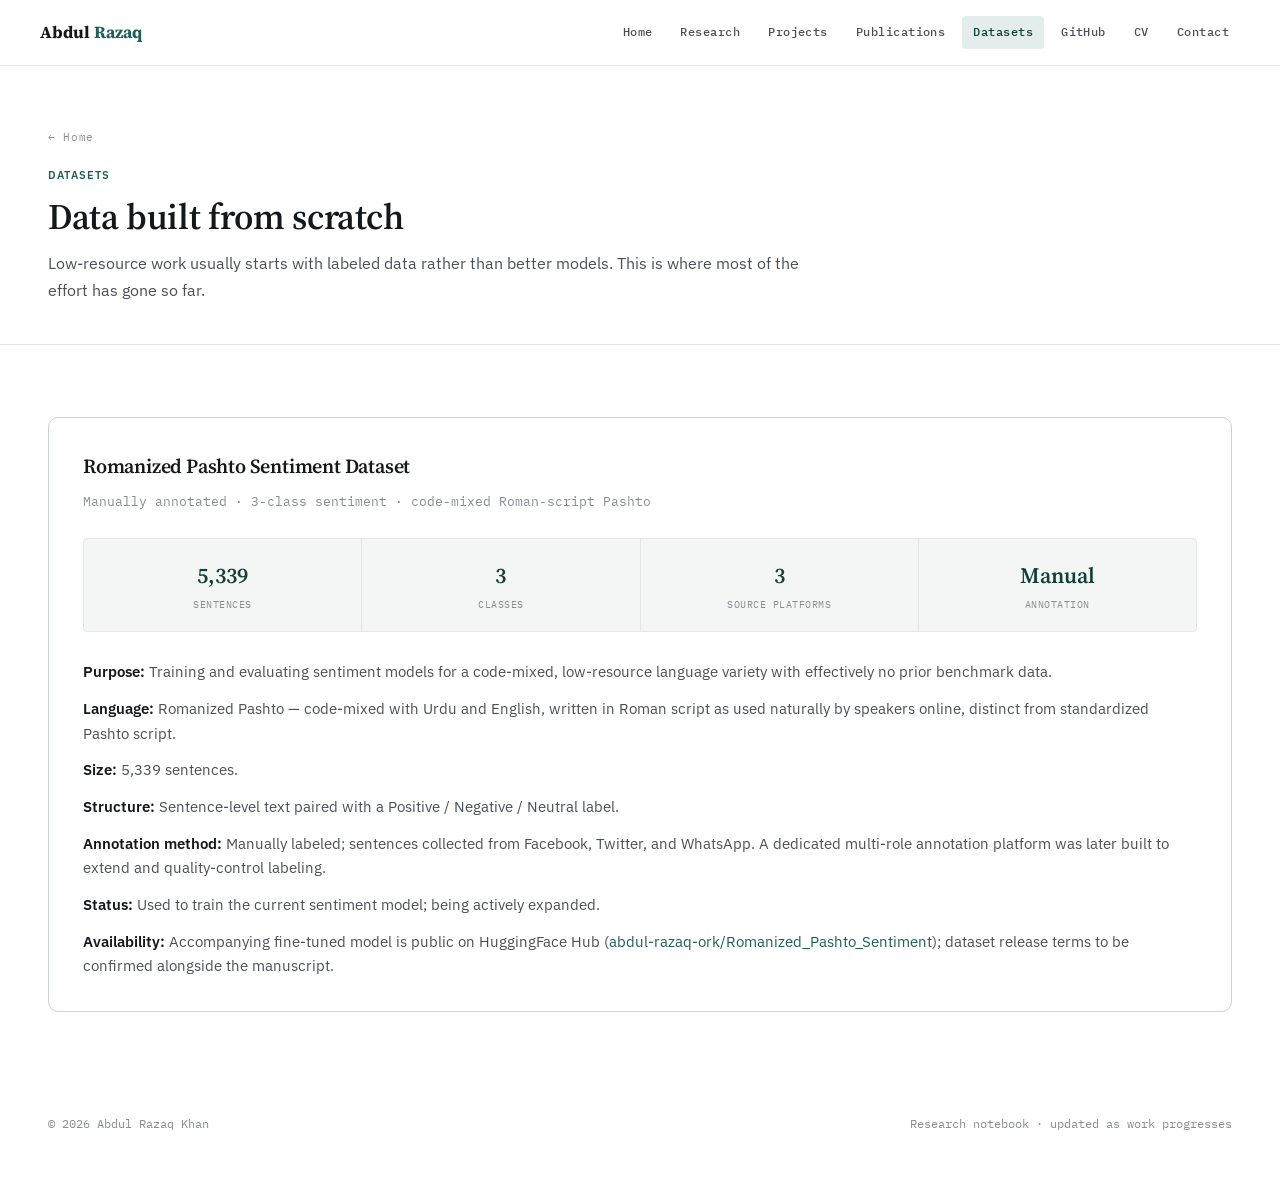
<file: datasets.html>
<!DOCTYPE html>
<html lang="en">
<head>
<meta charset="UTF-8">
<meta name="viewport" content="width=device-width, initial-scale=1.0">
<title>Datasets | Abdul Razaq</title>
<meta name="description" content="The Romanized Pashto sentiment dataset: 5,339 manually annotated, code-mixed sentences.">
<link rel="preconnect" href="https://fonts.googleapis.com">
<link rel="preconnect" href="https://fonts.gstatic.com" crossorigin>
<link href="https://fonts.googleapis.com/css2?family=Source+Serif+4:opsz,wght@8..60,500;8..60,600;8..60,700&family=IBM+Plex+Sans:wght@400;500;600;700&family=IBM+Plex+Mono:wght@400;500;600&display=swap" rel="stylesheet">
<link rel="stylesheet" href="style.css">
</head>
<body>
<a href="#main" class="skip-link">Skip to content</a>
<header class="top-header">
  <div class="top-header-inner">
    <a href="index.html" class="mark">Abdul <span>Razaq</span></a>
    <div class="menu-toggle">
      <button id="menuBtn" aria-expanded="false" aria-controls="mobileMenu">Menu</button>
    </div>
    <nav aria-label="Section navigation">
      <a href="index.html#home" class="navlink">Home</a>
      <a href="research.html" class="navlink">Research</a>
      <a href="projects.html" class="navlink">Projects</a>
      <a href="publications.html" class="navlink">Publications</a>
      <a href="datasets.html" class="navlink active">Datasets</a>
      <a href="github.html" class="navlink">GitHub</a>
      <a href="index.html#cv" class="navlink">CV</a>
      <a href="index.html#contact" class="navlink">Contact</a>
    </nav>
  </div>
</header>

<div class="mobilemenu" id="mobileMenu">
  <a href="index.html#home">Home</a>
  <a href="research.html">Research</a>
  <a href="projects.html">Projects</a>
  <a href="publications.html">Publications</a>
  <a href="datasets.html">Datasets</a>
  <a href="github.html">GitHub</a>
  <a href="index.html#cv">CV</a>
  <a href="index.html#contact">Contact</a>
</div>

<main id="main">

<section class="subhero">
  <div class="wrap">
    <a href="index.html" class="back-link">&larr; Home</a>
    <span class="eyebrow">Datasets</span>
    <h1>Data built from scratch</h1>
    <p>Low-resource work usually starts with labeled data rather than better models. This is where most of the effort has gone so far.</p>
  </div>
</section>

<section id="datasets">
  <div class="wrap">
    <div class="dataset-card reveal">
      <h3>Romanized Pashto Sentiment Dataset</h3>
      <div class="sub">Manually annotated &middot; 3-class sentiment &middot; code-mixed Roman-script Pashto</div>
      <div class="dstat-grid">
        <div class="dstat"><div class="n">5,339</div><div class="l">Sentences</div></div>
        <div class="dstat"><div class="n">3</div><div class="l">Classes</div></div>
        <div class="dstat"><div class="n">3</div><div class="l">Source platforms</div></div>
        <div class="dstat"><div class="n">Manual</div><div class="l">Annotation</div></div>
      </div>
      <p><strong>Purpose:</strong> Training and evaluating sentiment models for a code-mixed, low-resource language variety with effectively no prior benchmark data.</p>
      <p><strong>Language:</strong> Romanized Pashto &mdash; code-mixed with Urdu and English, written in Roman script as used naturally by speakers online, distinct from standardized Pashto script.</p>
      <p><strong>Size:</strong> 5,339 sentences.</p>
      <p><strong>Structure:</strong> Sentence-level text paired with a Positive / Negative / Neutral label.</p>
      <p><strong>Annotation method:</strong> Manually labeled; sentences collected from Facebook, Twitter, and WhatsApp. A dedicated multi-role annotation platform was later built to extend and quality-control labeling.</p>
      <p><strong>Status:</strong> Used to train the current sentiment model; being actively expanded.</p>
      <p><strong>Availability:</strong> Accompanying fine-tuned model is public on HuggingFace Hub (<a href="https://huggingface.co/abdul-razaq-ork/Romanized_Pashto_Sentiment" target="_blank" rel="noopener">abdul-razaq-ork/Romanized_Pashto_Sentiment</a>); dataset release terms to be confirmed alongside the manuscript.</p>
    </div>
  </div>
</section>
</main>

<footer>
  <div class="wrap">
    <p>&copy; 2026 Abdul Razaq Khan</p>
    <p>Research notebook &middot; updated as work progresses</p>
  </div>
</footer>

<script src="script.js"></script>
</body>
</html>
</file>
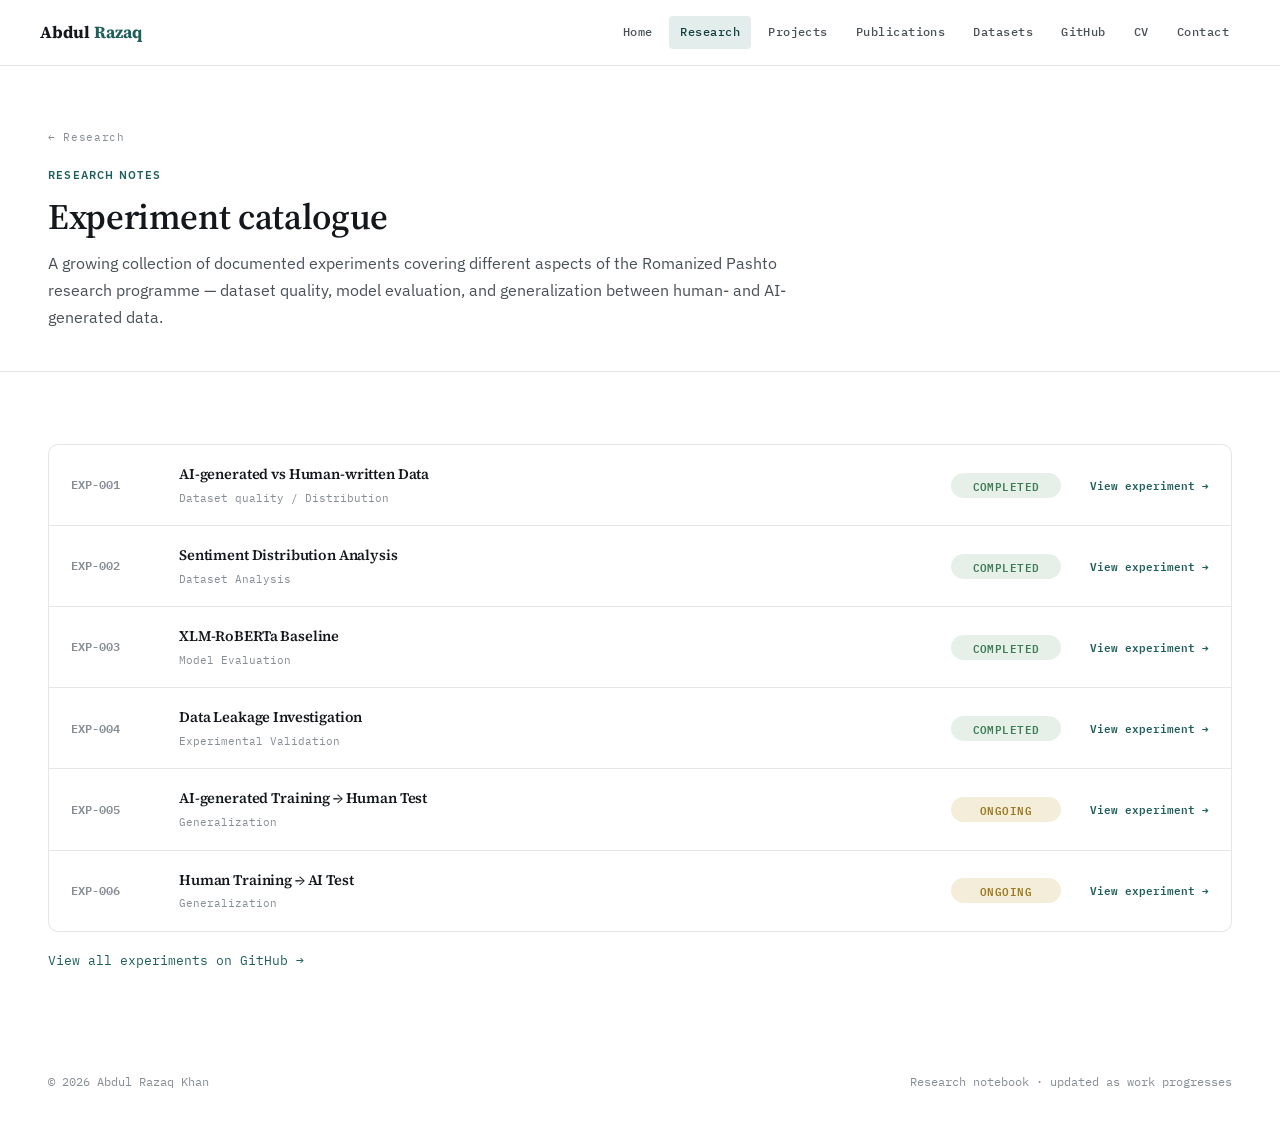
<file: experiments.html>
<!DOCTYPE html>
<html lang="en">
<head>
<meta charset="UTF-8">
<meta name="viewport" content="width=device-width, initial-scale=1.0">
<title>Experiment Catalogue | Abdul Razaq</title>
<meta name="description" content="Documented experiments on Romanized Pashto dataset quality, model evaluation, and AI-vs-human generalization.">
<link rel="preconnect" href="https://fonts.googleapis.com">
<link rel="preconnect" href="https://fonts.gstatic.com" crossorigin>
<link href="https://fonts.googleapis.com/css2?family=Source+Serif+4:opsz,wght@8..60,500;8..60,600;8..60,700&family=IBM+Plex+Sans:wght@400;500;600;700&family=IBM+Plex+Mono:wght@400;500;600&display=swap" rel="stylesheet">
<link rel="stylesheet" href="style.css">
</head>
<body>
<a href="#main" class="skip-link">Skip to content</a>
<header class="top-header">
  <div class="top-header-inner">
    <a href="index.html" class="mark">Abdul <span>Razaq</span></a>
    <div class="menu-toggle">
      <button id="menuBtn" aria-expanded="false" aria-controls="mobileMenu">Menu</button>
    </div>
    <nav aria-label="Section navigation">
      <a href="index.html#home" class="navlink">Home</a>
      <a href="research.html" class="navlink active">Research</a>
      <a href="projects.html" class="navlink">Projects</a>
      <a href="publications.html" class="navlink">Publications</a>
      <a href="datasets.html" class="navlink">Datasets</a>
      <a href="github.html" class="navlink">GitHub</a>
      <a href="index.html#cv" class="navlink">CV</a>
      <a href="index.html#contact" class="navlink">Contact</a>
    </nav>
  </div>
</header>

<div class="mobilemenu" id="mobileMenu">
  <a href="index.html#home">Home</a>
  <a href="research.html">Research</a>
  <a href="projects.html">Projects</a>
  <a href="publications.html">Publications</a>
  <a href="datasets.html">Datasets</a>
  <a href="github.html">GitHub</a>
  <a href="index.html#cv">CV</a>
  <a href="index.html#contact">Contact</a>
</div>

<main id="main">

<section class="subhero">
  <div class="wrap">
    <a href="research.html" class="back-link">&larr; Research</a>
    <span class="eyebrow">Research Notes</span>
    <h1>Experiment catalogue</h1>
    <p>A growing collection of documented experiments covering different aspects of the Romanized Pashto research programme &mdash; dataset quality, model evaluation, and generalization between human- and AI-generated data.</p>
  </div>
</section>

<section id="notes">
  <div class="wrap">
    <div class="exp-list reveal">
      <div class="exp-item">
        <div class="code">EXP-001</div>
        <div>
          <h3 class="title">AI-generated vs Human-written Data</h3>
          <p class="subtitle">Dataset quality / Distribution</p>
        </div>
        <div class="status-pill completed">Completed</div>
        <a class="exp-link" href="https://github.com/razaqnlp/Romanized_pashto_research" target="_blank" rel="noopener">View experiment &rarr;</a>
      </div>

      <div class="exp-item">
        <div class="code">EXP-002</div>
        <div>
          <h3 class="title">Sentiment Distribution Analysis</h3>
          <p class="subtitle">Dataset Analysis</p>
        </div>
        <div class="status-pill completed">Completed</div>
        <a class="exp-link" href="https://github.com/razaqnlp/Romanized_pashto_research" target="_blank" rel="noopener">View experiment &rarr;</a>
      </div>

      <div class="exp-item">
        <div class="code">EXP-003</div>
        <div>
          <h3 class="title">XLM-RoBERTa Baseline</h3>
          <p class="subtitle">Model Evaluation</p>
        </div>
        <div class="status-pill completed">Completed</div>
        <a class="exp-link" href="https://github.com/razaqnlp/Romanized_pashto_research" target="_blank" rel="noopener">View experiment &rarr;</a>
      </div>

      <div class="exp-item">
        <div class="code">EXP-004</div>
        <div>
          <h3 class="title">Data Leakage Investigation</h3>
          <p class="subtitle">Experimental Validation</p>
        </div>
        <div class="status-pill completed">Completed</div>
        <a class="exp-link" href="https://github.com/razaqnlp/Romanized_pashto_research" target="_blank" rel="noopener">View experiment &rarr;</a>
      </div>

      <div class="exp-item">
        <div class="code">EXP-005</div>
        <div>
          <h3 class="title">AI-generated Training &rarr; Human Test</h3>
          <p class="subtitle">Generalization</p>
        </div>
        <div class="status-pill ongoing">Ongoing</div>
        <a class="exp-link" href="https://github.com/razaqnlp/Romanized_pashto_research" target="_blank" rel="noopener">View experiment &rarr;</a>
      </div>

      <div class="exp-item">
        <div class="code">EXP-006</div>
        <div>
          <h3 class="title">Human Training &rarr; AI Test</h3>
          <p class="subtitle">Generalization</p>
        </div>
        <div class="status-pill ongoing">Ongoing</div>
        <a class="exp-link" href="https://github.com/razaqnlp/Romanized_pashto_research" target="_blank" rel="noopener">View experiment &rarr;</a>
      </div>
    </div>

    <p class="notebook-note" style="margin-top:18px;"><a href="https://github.com/razaqnlp/Romanized_pashto_research" target="_blank" rel="noopener">View all experiments on GitHub &rarr;</a></p>
  </div>
</section>
</main>

<footer>
  <div class="wrap">
    <p>&copy; 2026 Abdul Razaq Khan</p>
    <p>Research notebook &middot; updated as work progresses</p>
  </div>
</footer>

<script src="script.js"></script>
</body>
</html>
</file>
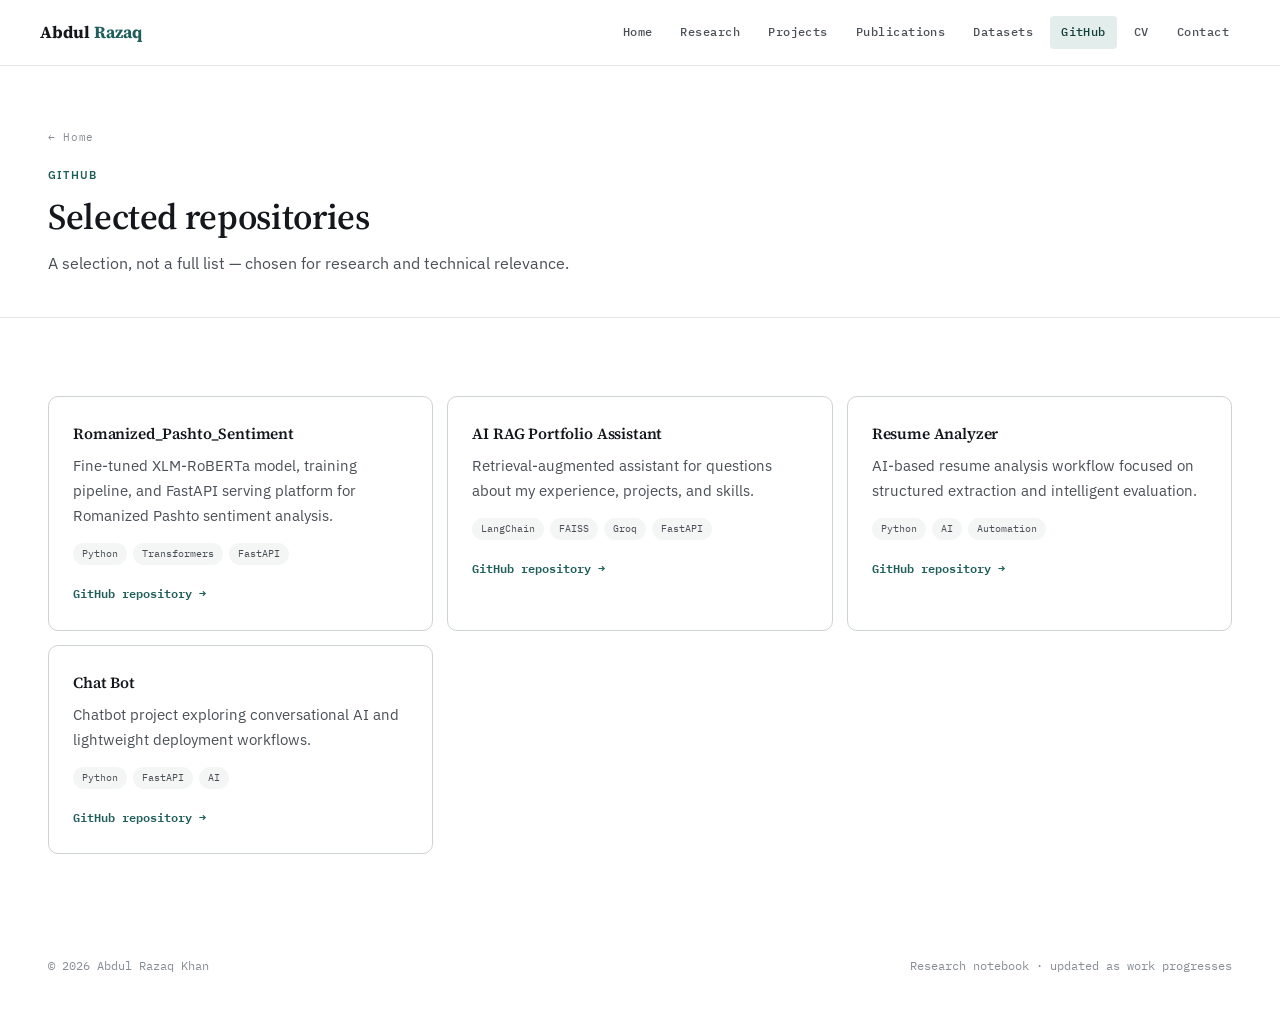
<file: github.html>
<!DOCTYPE html>
<html lang="en">
<head>
<meta charset="UTF-8">
<meta name="viewport" content="width=device-width, initial-scale=1.0">
<title>GitHub | Abdul Razaq</title>
<meta name="description" content="Selected GitHub repositories for Romanized Pashto NLP research and applied AI projects.">
<link rel="preconnect" href="https://fonts.googleapis.com">
<link rel="preconnect" href="https://fonts.gstatic.com" crossorigin>
<link href="https://fonts.googleapis.com/css2?family=Source+Serif+4:opsz,wght@8..60,500;8..60,600;8..60,700&family=IBM+Plex+Sans:wght@400;500;600;700&family=IBM+Plex+Mono:wght@400;500;600&display=swap" rel="stylesheet">
<link rel="stylesheet" href="style.css">
</head>
<body>
<a href="#main" class="skip-link">Skip to content</a>
<header class="top-header">
  <div class="top-header-inner">
    <a href="index.html" class="mark">Abdul <span>Razaq</span></a>
    <div class="menu-toggle">
      <button id="menuBtn" aria-expanded="false" aria-controls="mobileMenu">Menu</button>
    </div>
    <nav aria-label="Section navigation">
      <a href="index.html#home" class="navlink">Home</a>
      <a href="research.html" class="navlink">Research</a>
      <a href="projects.html" class="navlink">Projects</a>
      <a href="publications.html" class="navlink">Publications</a>
      <a href="datasets.html" class="navlink">Datasets</a>
      <a href="github.html" class="navlink active">GitHub</a>
      <a href="index.html#cv" class="navlink">CV</a>
      <a href="index.html#contact" class="navlink">Contact</a>
    </nav>
  </div>
</header>

<div class="mobilemenu" id="mobileMenu">
  <a href="index.html#home">Home</a>
  <a href="research.html">Research</a>
  <a href="projects.html">Projects</a>
  <a href="publications.html">Publications</a>
  <a href="datasets.html">Datasets</a>
  <a href="github.html">GitHub</a>
  <a href="index.html#cv">CV</a>
  <a href="index.html#contact">Contact</a>
</div>

<main id="main">

<section class="subhero">
  <div class="wrap">
    <a href="index.html" class="back-link">&larr; Home</a>
    <span class="eyebrow">GitHub</span>
    <h1>Selected repositories</h1>
    <p>A selection, not a full list &mdash; chosen for research and technical relevance.</p>
  </div>
</section>

<section id="github">
  <div class="wrap">
    <div class="repo-grid reveal">
      <div class="repo">
        <div class="repo-top"><h3>Romanized_Pashto_Sentiment</h3></div>
        <p>Fine-tuned XLM-RoBERTa model, training pipeline, and FastAPI serving platform for Romanized Pashto sentiment analysis.</p>
        <div class="repo-tech"><span>Python</span><span>Transformers</span><span>FastAPI</span></div>
        <a class="gh" href="https://github.com/razaqnlp/Romanized_pashto_research" target="_blank" rel="noopener">GitHub repository &rarr;</a>
      </div>
      <div class="repo">
        <div class="repo-top"><h3>AI RAG Portfolio Assistant</h3></div>
        <p>Retrieval-augmented assistant for questions about my experience, projects, and skills.</p>
        <div class="repo-tech"><span>LangChain</span><span>FAISS</span><span>Groq</span><span>FastAPI</span></div>
        <a class="gh" href="https://github.com/razaqnlp/RAG-AI-Assistent" target="_blank" rel="noopener">GitHub repository &rarr;</a>
      </div>
      <div class="repo">
        <div class="repo-top"><h3>Resume Analyzer</h3></div>
        <p>AI-based resume analysis workflow focused on structured extraction and intelligent evaluation.</p>
        <div class="repo-tech"><span>Python</span><span>AI</span><span>Automation</span></div>
        <a class="gh" href="https://github.com/razaqnlp/resume_anaylzer-" target="_blank" rel="noopener">GitHub repository &rarr;</a>
      </div>
      <div class="repo">
        <div class="repo-top"><h3>Chat Bot</h3></div>
        <p>Chatbot project exploring conversational AI and lightweight deployment workflows.</p>
        <div class="repo-tech"><span>Python</span><span>FastAPI</span><span>AI</span></div>
        <a class="gh" href="https://github.com/razaqnlp/chat_bot" target="_blank" rel="noopener">GitHub repository &rarr;</a>
      </div>
    </div>
  </div>
</section>
</main>

<footer>
  <div class="wrap">
    <p>&copy; 2026 Abdul Razaq Khan</p>
    <p>Research notebook &middot; updated as work progresses</p>
  </div>
</footer>

<script src="script.js"></script>
</body>
</html>
</file>
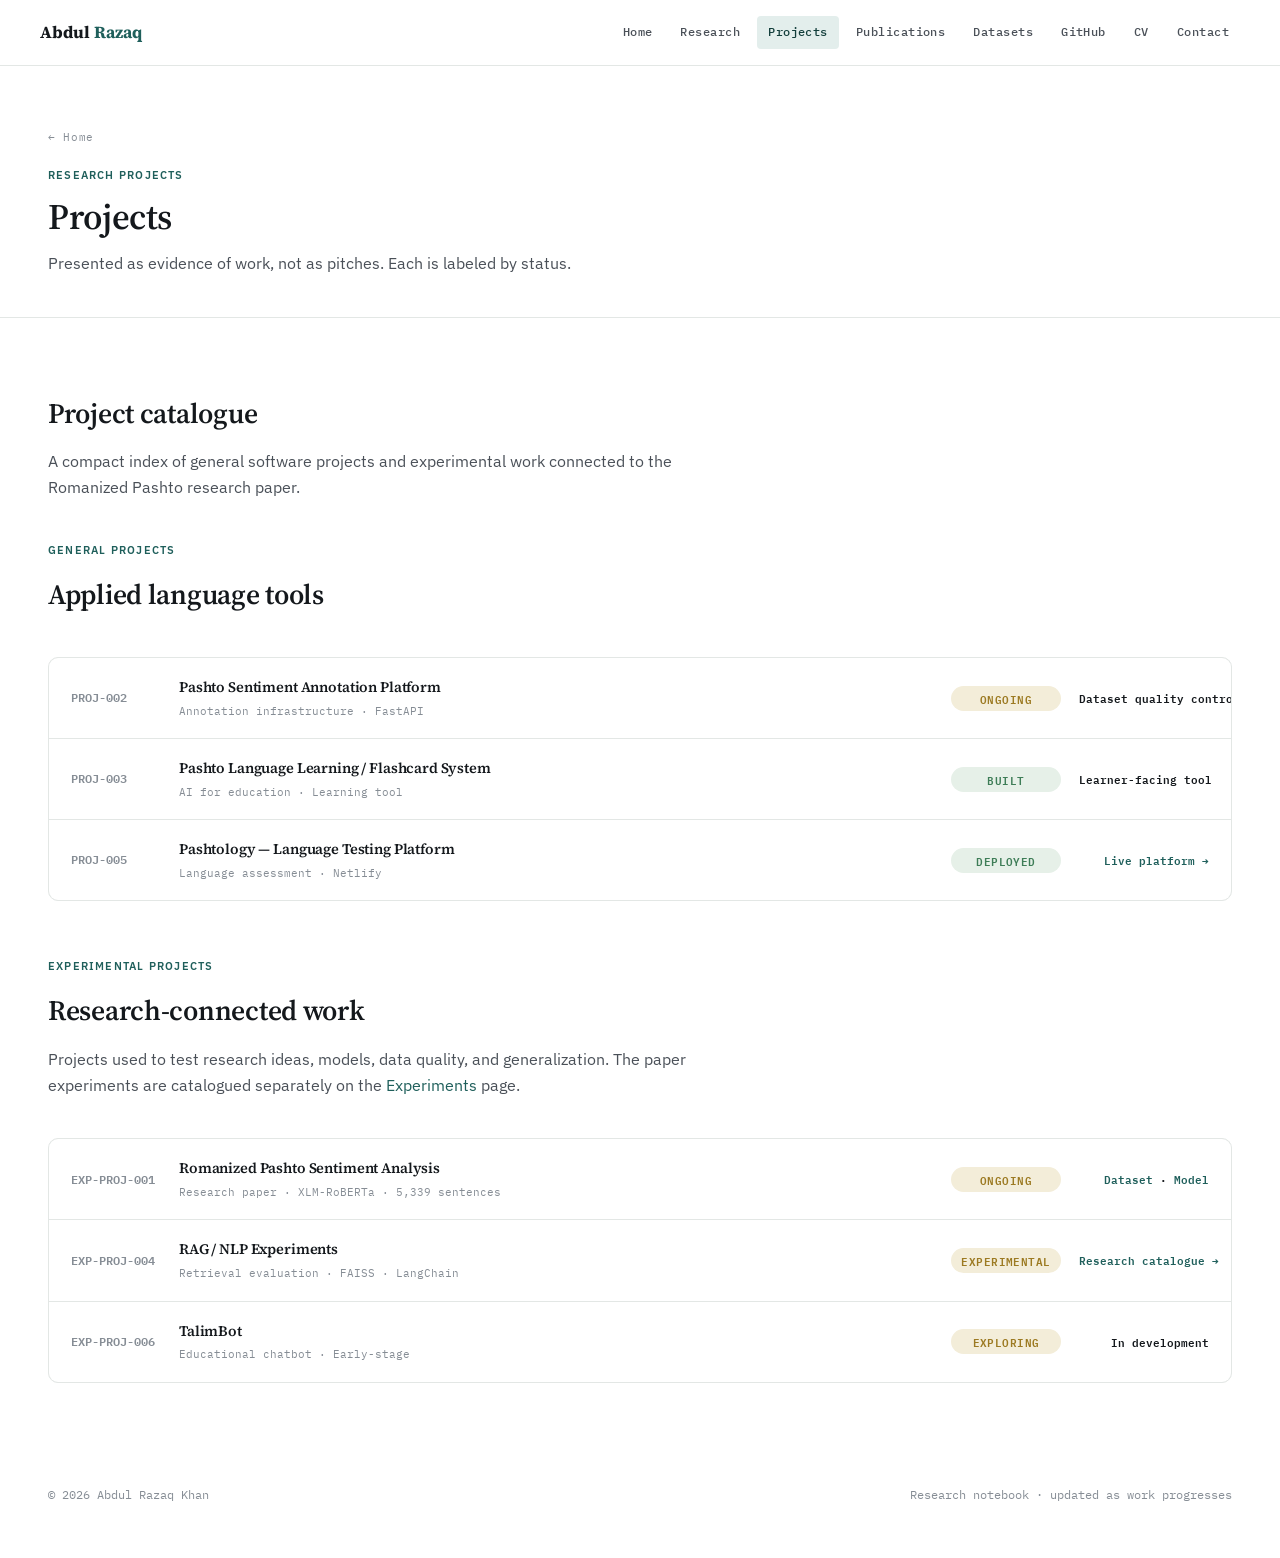
<file: projects.html>
<!DOCTYPE html>
<html lang="en">
<head>
<meta charset="UTF-8">
<meta name="viewport" content="width=device-width, initial-scale=1.0">
<title>Projects | Abdul Razaq</title>
<meta name="description" content="Applied AI/NLP projects: Romanized Pashto sentiment analysis, annotation platforms, RAG pipelines, and deployed language tools.">
<link rel="preconnect" href="https://fonts.googleapis.com">
<link rel="preconnect" href="https://fonts.gstatic.com" crossorigin>
<link href="https://fonts.googleapis.com/css2?family=Source+Serif+4:opsz,wght@8..60,500;8..60,600;8..60,700&family=IBM+Plex+Sans:wght@400;500;600;700&family=IBM+Plex+Mono:wght@400;500;600&display=swap" rel="stylesheet">
<link rel="stylesheet" href="style.css">
</head>
<body>
<a href="#main" class="skip-link">Skip to content</a>
<header class="top-header">
  <div class="top-header-inner">
    <a href="index.html" class="mark">Abdul <span>Razaq</span></a>
    <div class="menu-toggle">
      <button id="menuBtn" aria-expanded="false" aria-controls="mobileMenu">Menu</button>
    </div>
    <nav aria-label="Section navigation">
      <a href="index.html#home" class="navlink">Home</a>
      <a href="research.html" class="navlink">Research</a>
      <a href="projects.html" class="navlink active">Projects</a>
      <a href="publications.html" class="navlink">Publications</a>
      <a href="datasets.html" class="navlink">Datasets</a>
      <a href="github.html" class="navlink">GitHub</a>
      <a href="index.html#cv" class="navlink">CV</a>
      <a href="index.html#contact" class="navlink">Contact</a>
    </nav>
  </div>
</header>

<div class="mobilemenu" id="mobileMenu">
  <a href="index.html#home">Home</a>
  <a href="research.html">Research</a>
  <a href="projects.html">Projects</a>
  <a href="publications.html">Publications</a>
  <a href="datasets.html">Datasets</a>
  <a href="github.html">GitHub</a>
  <a href="index.html#cv">CV</a>
  <a href="index.html#contact">Contact</a>
</div>

<main id="main">

<section class="subhero">
  <div class="wrap">
    <a href="index.html" class="back-link">&larr; Home</a>
    <span class="eyebrow">Research Projects</span>
    <h1>Projects</h1>
    <p>Presented as evidence of work, not as pitches. Each is labeled by status.</p>
  </div>
</section>

<section id="projects">
  <div class="wrap">
    <div class="section-head reveal">
      <h2>Project catalogue</h2>
      <p class="section-intro">A compact index of general software projects and experimental work connected to the Romanized Pashto research paper.</p>
    </div>

    <div class="section-head reveal">
      <span class="eyebrow">General Projects</span>
      <h2>Applied language tools</h2>
    </div>
    <div class="exp-list reveal">
      <div class="exp-item" id="project-2">
        <div class="code">PROJ-002</div>
        <div><h3 class="title">Pashto Sentiment Annotation Platform</h3><p class="subtitle">Annotation infrastructure &middot; FastAPI</p></div>
        <div class="status-pill ongoing">Ongoing</div>
        <span class="exp-link">Dataset quality control</span>
      </div>
      <div class="exp-item" id="project-3">
        <div class="code">PROJ-003</div>
        <div><h3 class="title">Pashto Language Learning / Flashcard System</h3><p class="subtitle">AI for education &middot; Learning tool</p></div>
        <div class="status-pill completed">Built</div>
        <span class="exp-link">Learner-facing tool</span>
      </div>
      <div class="exp-item" id="project-5">
        <div class="code">PROJ-005</div>
        <div><h3 class="title">Pashtology &mdash; Language Testing Platform</h3><p class="subtitle">Language assessment &middot; Netlify</p></div>
        <div class="status-pill completed">Deployed</div>
        <a class="exp-link" href="https://pashtology.netlify.app/student" target="_blank" rel="noopener">Live platform &rarr;</a>
      </div>
    </div>

    <div class="section-head reveal" style="margin-top:56px;">
      <span class="eyebrow">Experimental Projects</span>
      <h2>Research-connected work</h2>
      <p class="section-intro">Projects used to test research ideas, models, data quality, and generalization. The paper experiments are catalogued separately on the <a href="experiments.html">Experiments</a> page.</p>
    </div>
    <div class="exp-list reveal">
      <div class="exp-item" id="project-1">
        <div class="code">EXP-PROJ-001</div>
        <div><h3 class="title">Romanized Pashto Sentiment Analysis</h3><p class="subtitle">Research paper &middot; XLM-RoBERTa &middot; 5,339 sentences</p></div>
        <div class="status-pill ongoing">Ongoing</div>
        <div class="exp-link"><a href="datasets.html">Dataset</a> &middot; <a href="https://huggingface.co/abdul-razaq-ork/Romanized_Pashto_Sentiment" target="_blank" rel="noopener">Model</a></div>
      </div>
      <div class="exp-item" id="project-4">
        <div class="code">EXP-PROJ-004</div>
        <div><h3 class="title">RAG / NLP Experiments</h3><p class="subtitle">Retrieval evaluation &middot; FAISS &middot; LangChain</p></div>
        <div class="status-pill ongoing">Experimental</div>
        <a class="exp-link" href="experiments.html">Research catalogue &rarr;</a>
      </div>
      <div class="exp-item" id="project-6">
        <div class="code">EXP-PROJ-006</div>
        <div><h3 class="title">TalimBot</h3><p class="subtitle">Educational chatbot &middot; Early-stage</p></div>
        <div class="status-pill ongoing">Exploring</div>
        <span class="exp-link">In development</span>
      </div>
    </div>
  </div>
</section>
</main>

<footer>
  <div class="wrap">
    <p>&copy; 2026 Abdul Razaq Khan</p>
    <p>Research notebook &middot; updated as work progresses</p>
  </div>
</footer>

<script src="script.js"></script>
</body>
</html>
</file>
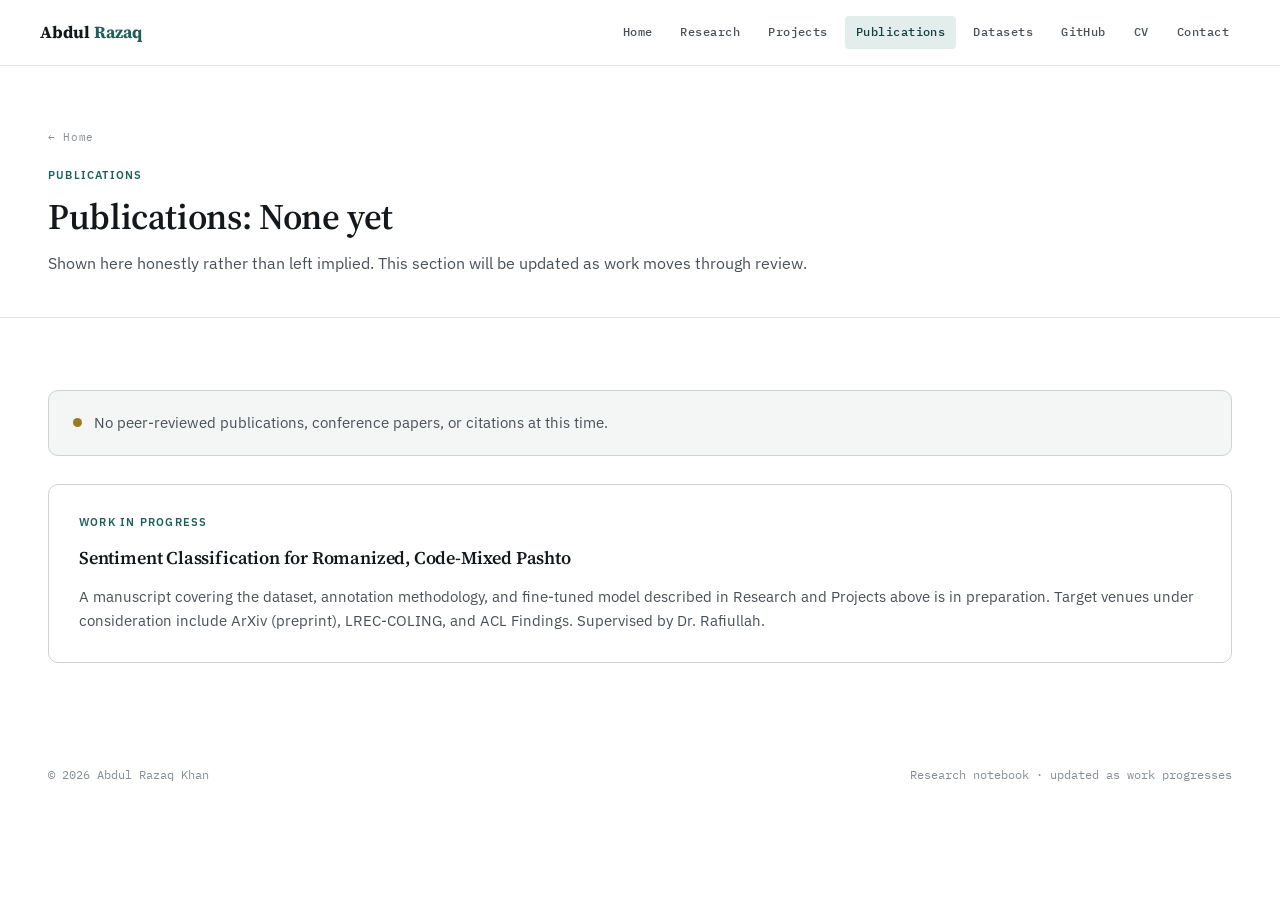
<file: publications.html>
<!DOCTYPE html>
<html lang="en">
<head>
<meta charset="UTF-8">
<meta name="viewport" content="width=device-width, initial-scale=1.0">
<title>Publications | Abdul Razaq</title>
<meta name="description" content="Publication status for ongoing research on Romanized Pashto sentiment classification.">
<link rel="preconnect" href="https://fonts.googleapis.com">
<link rel="preconnect" href="https://fonts.gstatic.com" crossorigin>
<link href="https://fonts.googleapis.com/css2?family=Source+Serif+4:opsz,wght@8..60,500;8..60,600;8..60,700&family=IBM+Plex+Sans:wght@400;500;600;700&family=IBM+Plex+Mono:wght@400;500;600&display=swap" rel="stylesheet">
<link rel="stylesheet" href="style.css">
</head>
<body>
<a href="#main" class="skip-link">Skip to content</a>
<header class="top-header">
  <div class="top-header-inner">
    <a href="index.html" class="mark">Abdul <span>Razaq</span></a>
    <div class="menu-toggle">
      <button id="menuBtn" aria-expanded="false" aria-controls="mobileMenu">Menu</button>
    </div>
    <nav aria-label="Section navigation">
      <a href="index.html#home" class="navlink">Home</a>
      <a href="research.html" class="navlink">Research</a>
      <a href="projects.html" class="navlink">Projects</a>
      <a href="publications.html" class="navlink active">Publications</a>
      <a href="datasets.html" class="navlink">Datasets</a>
      <a href="github.html" class="navlink">GitHub</a>
      <a href="index.html#cv" class="navlink">CV</a>
      <a href="index.html#contact" class="navlink">Contact</a>
    </nav>
  </div>
</header>

<div class="mobilemenu" id="mobileMenu">
  <a href="index.html#home">Home</a>
  <a href="research.html">Research</a>
  <a href="projects.html">Projects</a>
  <a href="publications.html">Publications</a>
  <a href="datasets.html">Datasets</a>
  <a href="github.html">GitHub</a>
  <a href="index.html#cv">CV</a>
  <a href="index.html#contact">Contact</a>
</div>

<main id="main">

<section class="subhero">
  <div class="wrap">
    <a href="index.html" class="back-link">&larr; Home</a>
    <span class="eyebrow">Publications</span>
    <h1>Publications: None yet</h1>
    <p>Shown here honestly rather than left implied. This section will be updated as work moves through review.</p>
  </div>
</section>

<section id="publications">
  <div class="wrap">
    <div class="reveal">
      <div class="pub-status">
        <span class="dot"></span>
        <p>No peer-reviewed publications, conference papers, or citations at this time.</p>
      </div>
      <div class="wip">
        <span class="eyebrow">Work in Progress</span>
        <h3>Sentiment Classification for Romanized, Code-Mixed Pashto</h3>
        <p>A manuscript covering the dataset, annotation methodology, and fine-tuned model described in Research and Projects above is in preparation. Target venues under consideration include ArXiv (preprint), LREC-COLING, and ACL Findings. Supervised by Dr. Rafiullah.</p>
      </div>
    </div>
  </div>
</section>
</main>

<footer>
  <div class="wrap">
    <p>&copy; 2026 Abdul Razaq Khan</p>
    <p>Research notebook &middot; updated as work progresses</p>
  </div>
</footer>

<script src="script.js"></script>
</body>
</html>
</file>
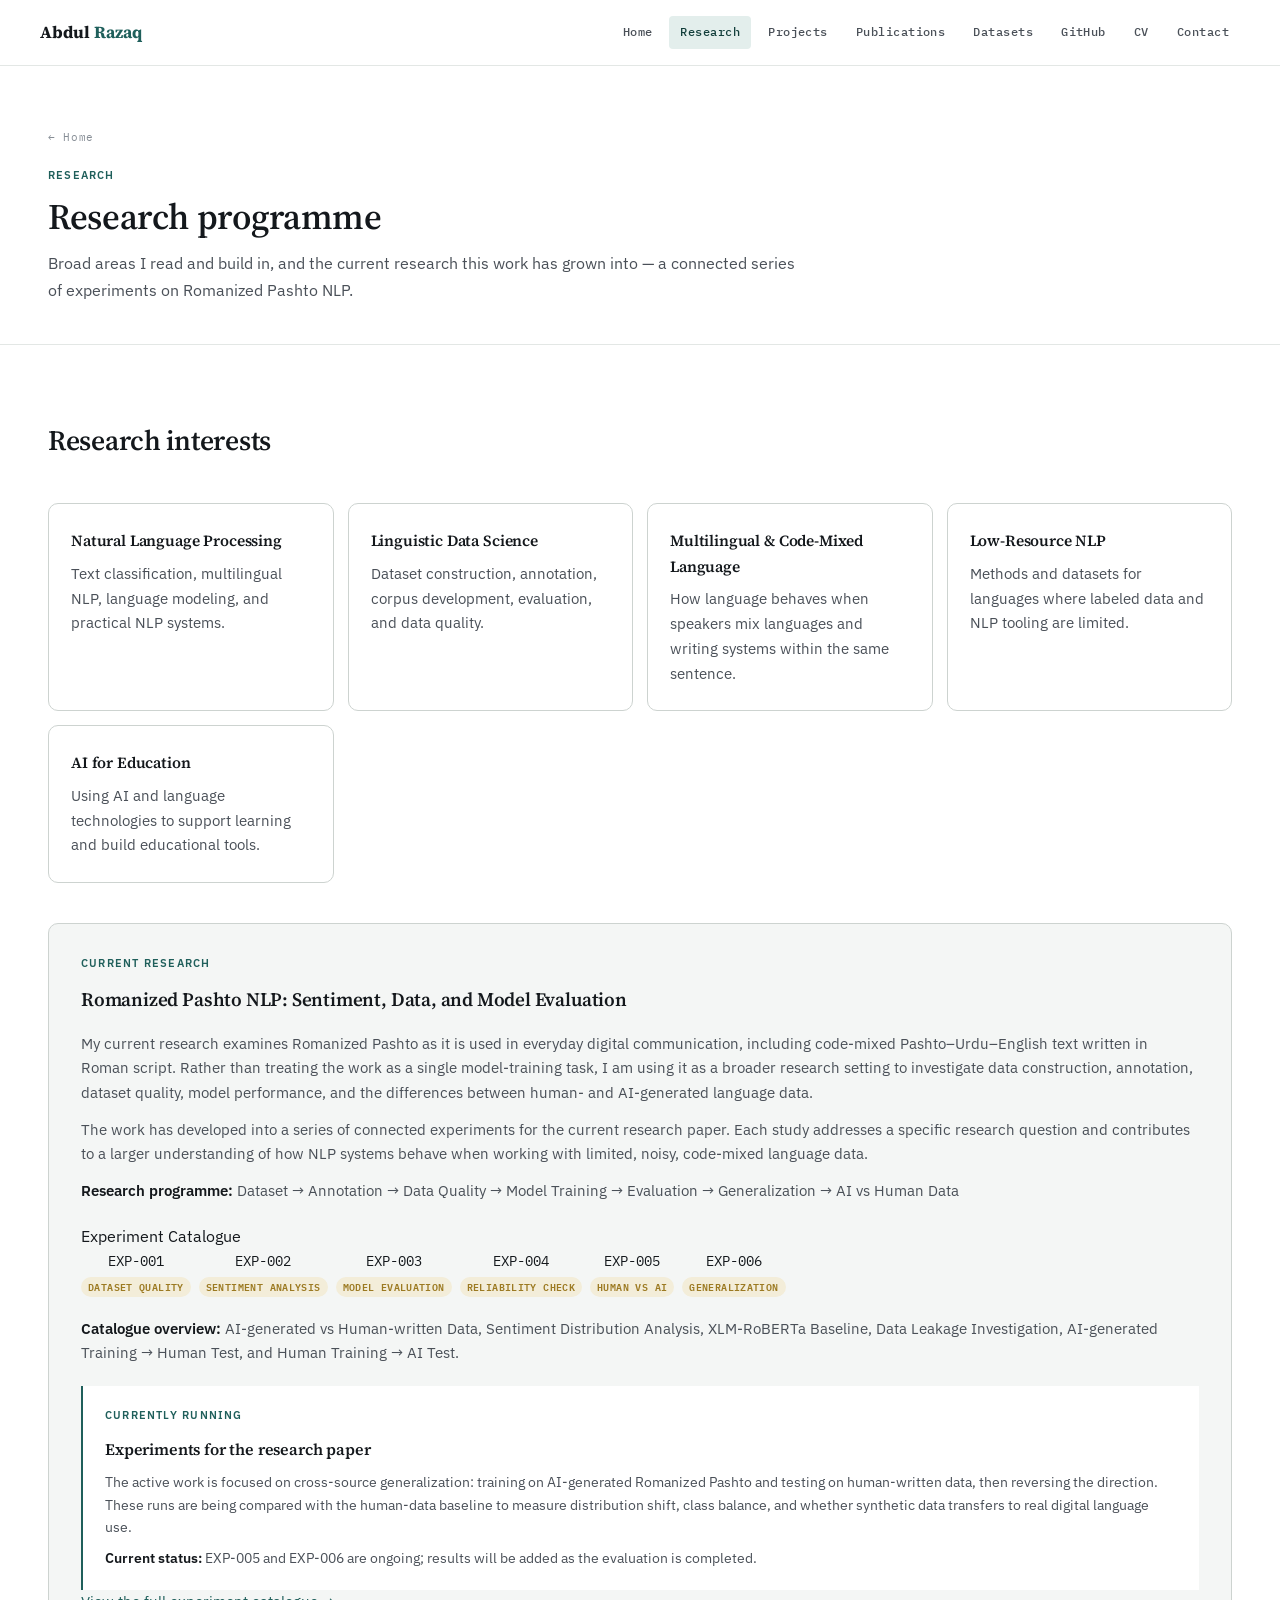
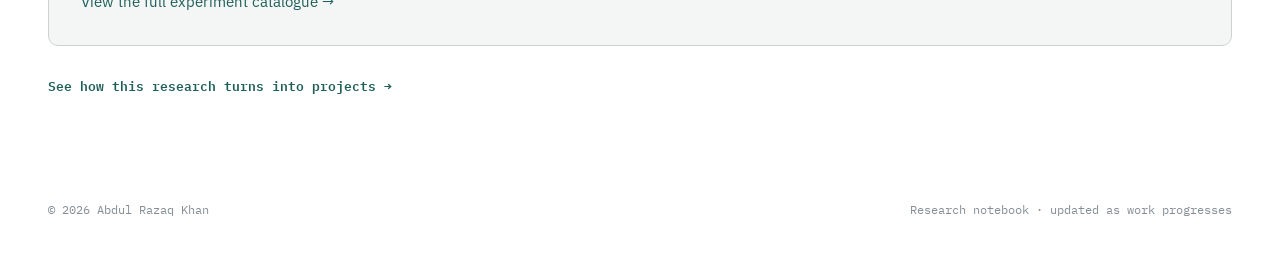
<file: research.html>
<!DOCTYPE html>
<html lang="en">
<head>
<meta charset="UTF-8">
<meta name="viewport" content="width=device-width, initial-scale=1.0">
<title>Research | Abdul Razaq</title>
<meta name="description" content="Research programme: low-resource NLP, linguistic data science, and code-mixed Romanized Pashto language processing.">
<link rel="preconnect" href="https://fonts.googleapis.com">
<link rel="preconnect" href="https://fonts.gstatic.com" crossorigin>
<link href="https://fonts.googleapis.com/css2?family=Source+Serif+4:opsz,wght@8..60,500;8..60,600;8..60,700&family=IBM+Plex+Sans:wght@400;500;600;700&family=IBM+Plex+Mono:wght@400;500;600&display=swap" rel="stylesheet">
<link rel="stylesheet" href="style.css">
</head>
<body>
<a href="#main" class="skip-link">Skip to content</a>
<header class="top-header">
  <div class="top-header-inner">
    <a href="index.html" class="mark">Abdul <span>Razaq</span></a>
    <div class="menu-toggle">
      <button id="menuBtn" aria-expanded="false" aria-controls="mobileMenu">Menu</button>
    </div>
    <nav aria-label="Section navigation">
      <a href="index.html#home" class="navlink">Home</a>
      <a href="research.html" class="navlink active">Research</a>
      <a href="projects.html" class="navlink">Projects</a>
      <a href="publications.html" class="navlink">Publications</a>
      <a href="datasets.html" class="navlink">Datasets</a>
      <a href="github.html" class="navlink">GitHub</a>
      <a href="index.html#cv" class="navlink">CV</a>
      <a href="index.html#contact" class="navlink">Contact</a>
    </nav>
  </div>
</header>

<div class="mobilemenu" id="mobileMenu">
  <a href="index.html#home">Home</a>
  <a href="research.html">Research</a>
  <a href="projects.html">Projects</a>
  <a href="publications.html">Publications</a>
  <a href="datasets.html">Datasets</a>
  <a href="github.html">GitHub</a>
  <a href="index.html#cv">CV</a>
  <a href="index.html#contact">Contact</a>
</div>

<main id="main">

<section class="subhero">
  <div class="wrap">
    <a href="index.html" class="back-link">&larr; Home</a>
    <span class="eyebrow">Research</span>
    <h1>Research programme</h1>
    <p>Broad areas I read and build in, and the current research this work has grown into &mdash; a connected series of experiments on Romanized Pashto NLP.</p>
  </div>
</section>

<section id="research">
  <div class="wrap">
    <div class="section-head reveal">
      <h2>Research interests</h2>
    </div>
    <div class="theme-list reveal">
      <div class="theme-row">
        <h3>Natural Language Processing</h3>
        <p>Text classification, multilingual NLP, language modeling, and practical NLP systems.</p>
      </div>
      <div class="theme-row">
        <h3>Linguistic Data Science</h3>
        <p>Dataset construction, annotation, corpus development, evaluation, and data quality.</p>
      </div>
      <div class="theme-row">
        <h3>Multilingual &amp; Code-Mixed Language</h3>
        <p>How language behaves when speakers mix languages and writing systems within the same sentence.</p>
      </div>
      <div class="theme-row">
        <h3>Low-Resource NLP</h3>
        <p>Methods and datasets for languages where labeled data and NLP tooling are limited.</p>
      </div>
      <div class="theme-row">
        <h3>AI for Education</h3>
        <p>Using AI and language technologies to support learning and build educational tools.</p>
      </div>
    </div>

    <div class="current-research reveal">
      <span class="eyebrow">Current Research</span>
      <h3>Romanized Pashto NLP: Sentiment, Data, and Model Evaluation</h3>
      <p>My current research examines Romanized Pashto as it is used in everyday digital communication, including code-mixed Pashto&ndash;Urdu&ndash;English text written in Roman script. Rather than treating the work as a single model-training task, I am using it as a broader research setting to investigate data construction, annotation, dataset quality, model performance, and the differences between human- and AI-generated language data.</p>
      <p>The work has developed into a series of connected experiments for the current research paper. Each study addresses a specific research question and contributes to a larger understanding of how NLP systems behave when working with limited, noisy, code-mixed language data.</p>
      <p><strong>Research programme:</strong> Dataset &rarr; Annotation &rarr; Data Quality &rarr; Model Training &rarr; Evaluation &rarr; Generalization &rarr; AI vs Human Data</p>
      <div class="example-strip">
        <div class="anno-label">Experiment Catalogue</div>
        <div class="anno-tokens" style="gap:8px;">
          <span class="tok"><span class="w">EXP-001</span><span class="tag neu">Dataset quality</span></span>
          <span class="tok"><span class="w">EXP-002</span><span class="tag neu">Sentiment analysis</span></span>
          <span class="tok"><span class="w">EXP-003</span><span class="tag neu">Model evaluation</span></span>
          <span class="tok"><span class="w">EXP-004</span><span class="tag neu">Reliability check</span></span>
          <span class="tok"><span class="w">EXP-005</span><span class="tag neu">Human vs AI</span></span>
          <span class="tok"><span class="w">EXP-006</span><span class="tag neu">Generalization</span></span>
        </div>
      </div>
      <p style="margin-top:18px;"><strong>Catalogue overview:</strong> AI-generated vs Human-written Data, Sentiment Distribution Analysis, XLM-RoBERTa Baseline, Data Leakage Investigation, AI-generated Training &rarr; Human Test, and Human Training &rarr; AI Test.</p>
      <div class="current-experiments">
        <span class="eyebrow">Currently Running</span>
        <h3>Experiments for the research paper</h3>
        <p>The active work is focused on cross-source generalization: training on AI-generated Romanized Pashto and testing on human-written data, then reversing the direction. These runs are being compared with the human-data baseline to measure distribution shift, class balance, and whether synthetic data transfers to real digital language use.</p>
        <p><strong>Current status:</strong> EXP-005 and EXP-006 are ongoing; results will be added as the evaluation is completed.</p>
      </div>
      <p><a href="experiments.html">View the full experiment catalogue &rarr;</a></p>
    </div>

    <div class="section-more reveal">
      <a href="projects.html">See how this research turns into projects &rarr;</a>
    </div>
  </div>
</section>
</main>

<footer>
  <div class="wrap">
    <p>&copy; 2026 Abdul Razaq Khan</p>
    <p>Research notebook &middot; updated as work progresses</p>
  </div>
</footer>

<script src="script.js"></script>
</body>
</html>
</file>
<file: style.css>
/* =====================================================================
   Abdul Razaq — research site
   Design system: "annotated notebook" — a clean, cool academic surface
   with a signature borrowed from the subject itself: the three-way
   sentiment tag (positive / negative / neutral) that structures the
   author's own annotated datasets. That tag vocabulary is reused
   everywhere a status needs marking, instead of a decorative accent.
   ===================================================================== */

:root{
  --paper:#FFFFFF;
  --paper-alt:#F4F6F5;
  --paper-sunk:#EEF1EF;
  --ink:#14181C;
  --ink-soft:#4A5058;
  --ink-faint:#868D95;
  --line:#E3E7E5;
  --line-strong:#CDD3D0;
  --accent:#1F5F5B;
  --accent-deep:#123E3B;
  --accent-soft:#E3EEEC;
  --pos:#3E7D57; --pos-bg:#E6F0E8;
  --neg:#AE4A3F; --neg-bg:#F5E7E4;
  --neu:#9C7A22; --neu-bg:#F3EDD9;
  --radius:4px;
  --radius-lg:10px;
  --maxw:920px;
  --maxw-wide:1320px;
  --serif:'Source Serif 4', Georgia, serif;
  --sans:'IBM Plex Sans', -apple-system, 'Segoe UI', sans-serif;
  --mono:'IBM Plex Mono', 'SFMono-Regular', Consolas, monospace;
}

*{box-sizing:border-box;}
html{scroll-behavior:smooth;}
@media (prefers-reduced-motion:reduce){
  html{scroll-behavior:auto;}
  *{animation-duration:0.01ms !important; animation-iteration-count:1 !important; transition-duration:0.01ms !important;}
}
body{
  margin:0;
  background:var(--paper);
  color:var(--ink);
  font-family:var(--sans);
  font-size:16px;
  line-height:1.65;
  -webkit-font-smoothing:antialiased;
}
h1,h2,h3,h4{
  font-family:var(--serif);
  font-weight:600;
  color:var(--ink);
  margin:0;
  letter-spacing:-0.01em;
}
p{margin:0;}
a{color:var(--accent); text-decoration:none;}
a:hover{text-decoration:underline; text-decoration-color:var(--line-strong);}
a:focus-visible, button:focus-visible{
  outline:2px solid var(--accent);
  outline-offset:3px;
}
img{max-width:100%; display:block;}
.wrap{max-width:var(--maxw-wide); margin:0 auto; padding:0 48px;}
.eyebrow{
  font-size:11px;
  letter-spacing:0.11em;
  text-transform:uppercase;
  color:var(--accent);
  font-weight:600;
  margin-bottom:12px;
  display:block;
}

/* ---------- skip link ---------- */
.skip-link{
  position:absolute; left:-999px; top:auto;
  background:var(--ink); color:#fff; padding:10px 16px; z-index:200;
  font-family:var(--mono); font-size:12px;
}
.skip-link:focus{left:16px; top:16px;}

/* ---------- NAV ---------- */
.top-header{
  position:sticky; top:0; z-index:100;
  background:rgba(255,255,255,0.92); backdrop-filter:blur(8px);
  border-bottom:1px solid var(--line);
}
.top-header-inner{
  max-width:var(--maxw-wide); margin:0 auto; padding:16px 40px;
  display:flex; align-items:center; justify-content:space-between; gap:28px;
}
.top-header .mark{
  font-family:var(--serif);
  font-weight:700; font-size:17px;
  color:var(--ink);
  white-space:nowrap;
}
.top-header .mark span{color:var(--accent);}
.top-header nav{display:flex; align-items:center; flex-wrap:wrap; gap:6px;}
.top-header nav a{
  color:var(--ink-soft);
  font-family:var(--mono);
  font-size:11.5px; font-weight:500;
  letter-spacing:0.04em;
  text-decoration:none; padding:7px 11px; border-radius:var(--radius);
  transition:background .15s ease, color .15s ease;
}
.top-header nav a:hover{color:var(--ink); background:var(--paper-alt); text-decoration:none;}
.top-header nav a.active{color:var(--accent-deep); background:var(--accent-soft);}

.menu-toggle{display:none;}
.menu-toggle button{background:none; border:1px solid var(--line-strong); border-radius:var(--radius); padding:7px 12px; font-family:var(--mono); font-size:11px; letter-spacing:0.06em; cursor:pointer; color:var(--ink); font-weight:600;}
.mobilemenu{display:none; flex-direction:column; padding:6px 20px 18px; border-bottom:1px solid var(--line); background:var(--paper);}
.mobilemenu a{padding:11px 0; font-family:var(--mono); font-size:13px; letter-spacing:0.04em; color:var(--ink-soft); border-bottom:1px solid var(--line); font-weight:500;}
.mobilemenu.open{display:flex;}

/* ---------- SECTION SCAFFOLD ---------- */
section{padding:72px 0; border-bottom:1px solid var(--line);}
section:last-of-type{border-bottom:none;}
section.alt{background:var(--paper-alt);}
.section-head{margin-bottom:40px; max-width:680px;}
.section-head h2{font-size:clamp(22px,3vw,28px);}
.section-intro{color:var(--ink-soft); max-width:70ch; margin-top:12px; font-size:16px;}

.reveal{opacity:0; transform:translateY(10px); transition:opacity .5s ease, transform .5s ease;}
.reveal.in{opacity:1; transform:translateY(0);}

/* ---------- SUBHERO (inner pages) ---------- */
.subhero{padding:56px 0 40px; border-bottom:1px solid var(--line);}
.subhero .wrap{max-width:var(--maxw-wide);}
.back-link{
  font-family:var(--mono); font-size:11px; letter-spacing:0.06em;
  color:var(--ink-faint); margin-bottom:20px; display:inline-flex; align-items:center; gap:6px;
}
.back-link:hover{color:var(--accent); text-decoration:none;}
.subhero h1{font-size:clamp(26px,3.6vw,36px); margin-bottom:12px; line-height:1.15;}
.subhero p{color:var(--ink-soft); max-width:76ch; font-size:16px; line-height:1.7;}

/* ---------- HOME HERO ---------- */
.hero{padding:64px 0 56px; border-bottom:1px solid var(--line);}
.hero-top{display:grid; grid-template-columns:minmax(0,1fr) 380px; gap:48px; align-items:center;}
.profile-photo-frame{
  width:380px; aspect-ratio:896 / 1195; justify-self:end;
  border-radius:var(--radius-lg);
  border:1px solid var(--line-strong);
  background:var(--paper-alt);
  overflow:hidden;
  position:relative;
}
.profile-photo-frame img{width:100%; height:100%; object-fit:cover;}
.profile-photo-placeholder{
  position:absolute; inset:0;
  display:flex; flex-direction:column; align-items:center; justify-content:center; gap:6px;
  text-align:center; padding:10px;
  color:var(--ink-faint); font-family:var(--mono); font-size:10.5px; line-height:1.5;
}
.profile-photo-placeholder .icon{font-size:22px; opacity:.5;}
.profile-photo-placeholder code{display:block; margin-top:2px; color:var(--ink-soft); font-size:10px;}

.hero-id{min-width:0; padding-top:2px;}
.hero-id h1{font-size:clamp(28px,4vw,40px); line-height:1.1; margin-bottom:8px;}
.hero-id .tagline{
  font-family:var(--mono);
  font-size:13px;
  color:var(--ink-soft);
  margin-bottom:16px;
}
.hero-facts{display:flex; flex-wrap:wrap; gap:8px 18px; margin-top:2px;}
.hero-facts .f{font-size:13px; color:var(--ink-soft);}
.hero-facts .f strong{color:var(--ink); font-weight:600;}

.hero-position{
  font-size:16px;
  color:var(--ink-soft);
  max-width:74ch;
  margin:28px 0 26px;
  line-height:1.75;
}
.hero-nav{display:flex; flex-wrap:wrap; gap:10px; margin-bottom:36px;}
.hero-nav a{
  font-family:var(--mono); font-size:12.5px; letter-spacing:0.02em; font-weight:500;
  padding:10px 18px; border:1px solid var(--line-strong); border-radius:var(--radius); color:var(--ink);
  text-decoration:none; transition:all 0.15s ease;
}
.hero-nav a:hover{border-color:var(--accent); color:var(--accent-deep); background:var(--accent-soft); text-decoration:none;}
.hero-nav a.primary{background:var(--accent); color:#fff; border-color:var(--accent);}
.hero-nav a.primary:hover{background:var(--accent-deep); border-color:var(--accent-deep); color:#fff;}

/* annotated-sentence signature strip */
.anno-strip{
  border:1px solid var(--line-strong);
  background:var(--paper-alt);
  border-radius:var(--radius-lg);
  padding:20px 22px;
}
.anno-strip .anno-label{font-family:var(--mono); font-size:10.5px; letter-spacing:0.08em; text-transform:uppercase; color:var(--ink-faint); margin-bottom:12px;}
.anno-tokens{display:flex; flex-wrap:wrap; gap:8px 10px;}
.tok{display:inline-flex; flex-direction:column; align-items:center; gap:5px;}
.tok .w{font-family:var(--mono); font-size:13.5px; color:var(--ink);}
.tok .tag{font-family:var(--mono); font-size:9.5px; letter-spacing:0.04em; text-transform:uppercase; padding:2px 7px; border-radius:20px; font-weight:600;}
.tag.pos{background:var(--pos-bg); color:var(--pos);}
.tag.neg{background:var(--neg-bg); color:var(--neg);}
.tag.neu{background:var(--neu-bg); color:var(--neu);}

/* ---------- ABOUT ---------- */
.about-grid{display:grid; grid-template-columns:1fr 260px; gap:52px; align-items:start;}
.about-grid p{margin:0 0 15px; color:var(--ink-soft); font-size:15.5px;}
.about-grid p:last-child{margin-bottom:0;}
.profile-statement{max-width:760px; color:var(--ink-soft); font-size:17px; line-height:1.75;}
.facts{border-left:2px solid var(--line-strong); padding-left:20px;}
.facts dt{font-family:var(--mono); font-size:10px; letter-spacing:0.07em; text-transform:uppercase; color:var(--ink-faint); margin-top:16px;}
.facts dt:first-child{margin-top:0;}
.facts dd{margin:4px 0 0; font-size:14.5px; color:var(--ink);}

/* ---------- RESEARCH THEMES ---------- */
.theme-list{display:grid; grid-template-columns:repeat(auto-fit, minmax(280px, 1fr)); gap:14px; margin:28px 0 0;}
.theme-row{background:var(--paper); border:1px solid var(--line-strong); border-radius:var(--radius-lg); padding:24px 22px;}
.theme-row h3{font-size:15.5px; margin-bottom:8px;}
.theme-row p{font-size:15px; color:var(--ink-soft); line-height:1.65;}

.current-research{margin-top:40px; border:1px solid var(--line-strong); background:var(--paper-alt); border-radius:var(--radius-lg); padding:30px 32px;}
.current-research h3{font-size:19px; margin:6px 0 16px;}
.current-research p{color:var(--ink-soft); font-size:14.5px; margin-bottom:12px; line-height:1.7;}
.current-research p:last-of-type{margin-bottom:0;}
.current-research strong{color:var(--ink); font-weight:600;}
.example-strip{margin:20px 0;}
.current-experiments{margin-top:20px; padding:20px 22px; border-left:2px solid var(--accent); background:var(--paper);}
.current-experiments h3{font-size:16px; margin:4px 0 8px;}
.current-experiments p{font-size:13.5px; margin-bottom:8px;}
.current-experiments p:last-child{margin-bottom:0;}

.chip-row{display:flex; flex-wrap:wrap; gap:10px; margin-top:22px;}
.chip{font-family:var(--mono); font-size:11.5px; letter-spacing:0.02em; padding:8px 14px; background:var(--paper); border:1px solid var(--line-strong); border-radius:20px; color:var(--ink-soft);}

.section-more{margin-top:26px;}
.section-more a{font-family:var(--mono); font-size:12.5px; font-weight:600;}

/* ---------- FAQ ---------- */
.faq-list{border-top:1px solid var(--line-strong);}
.faq-list details{border-bottom:1px solid var(--line-strong);}
.faq-list summary{cursor:pointer; list-style:none; padding:18px 42px 18px 0; position:relative; font-family:var(--serif); font-size:18px; font-weight:600;}
.faq-list summary::-webkit-details-marker{display:none;}
.faq-list summary::after{content:'+'; position:absolute; right:4px; top:14px; font-family:var(--mono); font-size:20px; font-weight:400; color:var(--accent);}
.faq-list details[open] summary::after{content:'−';}
.faq-list details p{max-width:860px; padding:0 42px 20px 0; color:var(--ink-soft); font-size:15px; line-height:1.7;}
.faq-list strong{color:var(--ink);}

/* ---------- FEATURED PROJECT CARDS (home) ---------- */
.featured-grid{display:grid; grid-template-columns:repeat(auto-fit, minmax(270px,1fr)); gap:14px; margin-top:28px;}
.fcard{background:var(--paper); border:1px solid var(--line-strong); border-radius:var(--radius-lg); padding:26px; display:flex; flex-direction:column; gap:10px;}
.fcard .fnum{font-family:var(--mono); font-size:11px; color:var(--accent); font-weight:700; letter-spacing:0.06em;}
.fcard h3{font-size:16px;}
.fcard p{margin:0; font-size:15px; color:var(--ink-soft); line-height:1.65;}
.fcard .flink{margin-top:auto; font-family:var(--mono); font-size:11.5px; padding-top:10px;}

/* ---------- PROJECTS (full page) ---------- */
.projects-container{display:flex; flex-direction:column; gap:1px; background:var(--line); border:1px solid var(--line); border-radius:var(--radius-lg); overflow:hidden;}
.project{background:var(--paper); padding:32px 34px; position:relative;}
.project .pnum{position:absolute; top:32px; right:34px; font-family:var(--mono); font-size:12px; color:var(--ink-faint); font-weight:600;}
.project-top{display:flex; align-items:center; gap:14px; flex-wrap:wrap; margin-bottom:18px; padding-right:48px;}
.project-top h3{font-size:19px;}
.status{font-family:var(--mono); font-size:10.5px; letter-spacing:0.05em; text-transform:uppercase; padding:4px 10px; border-radius:20px; font-weight:600; white-space:nowrap;}
.status.ongoing{background:var(--neu-bg); color:var(--neu);}
.status.deployed{background:var(--pos-bg); color:var(--pos);}
.status.experiment{background:var(--accent-soft); color:var(--accent-deep);}
.meta-table{display:grid; grid-template-columns:150px 1fr; gap:10px 22px; margin:0;}
.meta-table dt{font-family:var(--mono); font-size:10.5px; letter-spacing:0.06em; text-transform:uppercase; color:var(--ink-faint); padding-top:2px;}
.meta-table dd{margin:0; font-size:15px; color:var(--ink-soft); line-height:1.65;}
.meta-table dd.learned{color:var(--ink); background:var(--paper-alt); padding:10px 14px; border-radius:var(--radius); border-left:2px solid var(--accent);}
.project-links{display:flex; flex-wrap:wrap; gap:6px 18px; margin-top:20px; font-family:var(--mono); font-size:12px; font-weight:600;}

/* ---------- PUBLICATIONS ---------- */
.pub-status{display:flex; align-items:center; gap:12px; padding:20px 24px; border:1px solid var(--line-strong); border-radius:var(--radius-lg); background:var(--paper-alt);}
.pub-status .dot{width:9px; height:9px; border-radius:50%; background:var(--neu); flex:0 0 auto;}
.pub-status p{font-size:14.5px; color:var(--ink-soft);}
.wip{margin-top:28px; border:1px solid var(--line-strong); border-radius:var(--radius-lg); padding:28px 30px;}
.wip h3{font-size:18px; margin:6px 0 12px;}
.wip p{color:var(--ink-soft); font-size:14.5px; line-height:1.7;}

/* ---------- DATASETS ---------- */
.dataset-card{border:1px solid var(--line-strong); border-radius:var(--radius-lg); padding:32px 34px;}
.dataset-card h3{font-size:20px;}
.dataset-card .sub{font-family:var(--mono); font-size:12.5px; color:var(--ink-faint); margin-top:8px; margin-bottom:26px;}
.dstat-grid{display:grid; grid-template-columns:repeat(4,1fr); gap:1px; background:var(--line); border:1px solid var(--line); border-radius:var(--radius); overflow:hidden; margin-bottom:28px;}
.dstat{background:var(--paper-alt); padding:18px 14px; text-align:center;}
.dstat .n{font-family:var(--serif); font-size:22px; font-weight:600; color:var(--accent-deep);}
.dstat .l{font-family:var(--mono); font-size:10px; letter-spacing:0.05em; text-transform:uppercase; color:var(--ink-faint); margin-top:4px;}
.dataset-card p{font-size:14.5px; color:var(--ink-soft); margin-bottom:12px; line-height:1.7;}
.dataset-card p:last-child{margin-bottom:0;}
.dataset-card strong{color:var(--ink); font-weight:600;}

/* ---------- GITHUB ---------- */
.repo-grid{display:grid; grid-template-columns:repeat(auto-fit, minmax(320px, 1fr)); gap:14px; margin-top:6px;}
.repo{background:var(--paper); border:1px solid var(--line-strong); border-radius:var(--radius-lg); padding:24px;}
.repo h3{font-size:15.5px; margin-bottom:8px;}
.repo p{font-size:15px; color:var(--ink-soft); margin:0 0 14px; line-height:1.65;}
.repo-tech{display:flex; flex-wrap:wrap; gap:6px; margin-bottom:14px;}
.repo-tech span{font-family:var(--mono); font-size:10px; padding:3px 9px; background:var(--paper-alt); border-radius:20px; color:var(--ink-soft);}
.repo a.gh{font-family:var(--mono); font-size:11.5px; font-weight:600;}

/* ---------- EXPERIMENT CATALOGUE ---------- */
.exp-list{display:flex; flex-direction:column; gap:1px; background:var(--line); border:1px solid var(--line); border-radius:var(--radius-lg); overflow:hidden;}
.exp-item{background:var(--paper); display:grid; grid-template-columns:90px 1fr 110px 130px; gap:18px; align-items:center; padding:18px 22px;}
.exp-item .code{font-family:var(--mono); font-size:12px; color:var(--ink-faint); font-weight:600;}
.exp-item .title{font-size:14.5px; margin-bottom:2px;}
.exp-item .subtitle{font-family:var(--mono); font-size:11px; color:var(--ink-faint);}
.status-pill{font-family:var(--mono); font-size:10.5px; letter-spacing:0.04em; text-transform:uppercase; padding:4px 10px; border-radius:20px; font-weight:600; text-align:center;}
.status-pill.completed{background:var(--pos-bg); color:var(--pos);}
.status-pill.ongoing{background:var(--neu-bg); color:var(--neu);}
.exp-link{font-family:var(--mono); font-size:11px; font-weight:600; text-align:right; white-space:nowrap;}
.notebook-note{font-size:12.5px; color:var(--ink-faint); font-family:var(--mono);}

/* ---------- CV ---------- */
.cv-panel{display:grid; grid-template-columns:1fr 230px; gap:38px; align-items:start; border:1px solid var(--line-strong); background:var(--paper); border-radius:var(--radius-lg); padding:34px;}
.cv-panel .cv-summary h3{font-size:18px; margin-bottom:14px;}
.cv-panel ul{margin:0; padding-left:18px; color:var(--ink-soft); font-size:14.5px;}
.cv-panel li{margin-bottom:9px;}
.cv-side{border-left:1px solid var(--line); padding-left:26px; display:flex; flex-direction:column; gap:14px;}
.btn{
  font-family:var(--mono); font-size:12px; letter-spacing:0.04em;
  padding:11px 16px; border-radius:var(--radius); border:1px solid var(--accent);
  text-align:center; text-decoration:none; background:var(--accent); color:#fff; font-weight:600;
}
.btn:hover{background:var(--accent-deep); border-color:var(--accent-deep); text-decoration:none;}
.cv-side .note{font-size:11.5px; color:var(--ink-faint); line-height:1.5;}

/* ---------- CONTACT ---------- */
.contact-grid{display:grid; grid-template-columns:repeat(2, minmax(0, 1fr)); gap:1px; margin-top:28px; background:var(--line-strong); border:1px solid var(--line-strong);}
.contact-item{background:var(--paper); overflow:hidden;}
.contact-link{display:flex; align-items:center; gap:16px; min-height:92px; padding:20px 22px; text-decoration:none; color:inherit; transition:background .15s ease;}
.contact-item:hover .contact-link{background:var(--paper-alt);}
.contact-item:hover .contact-name{color:var(--accent-deep);}
.contact-icon{width:30px; height:30px; flex:0 0 30px; display:grid; place-items:center; color:var(--accent);}
.contact-icon img{width:26px; height:26px; object-fit:contain;}
.contact-icon svg{width:25px; height:25px; fill:none; stroke:currentColor; stroke-width:1.7; stroke-linecap:round; stroke-linejoin:round;}
.contact-copy{display:flex; flex-direction:column; gap:3px; min-width:0;}
.contact-name{font-family:var(--mono); font-size:12px; letter-spacing:0.06em; text-transform:uppercase; color:var(--ink); font-weight:600; transition:color .15s ease;}
.contact-detail{font-size:12.5px; color:var(--ink-faint); overflow-wrap:anywhere;}

/* ---------- FOOTER ---------- */
footer{padding:30px 0 54px;}
footer .wrap{display:flex; justify-content:space-between; flex-wrap:wrap; gap:10px;}
footer p{margin:0; font-size:12px; color:var(--ink-faint); font-family:var(--mono);}

/* ---------- RESPONSIVE ---------- */
@media (max-width:1100px){
  .about-grid{grid-template-columns:1fr;}
  .facts{border-left:none; padding-left:0; border-top:1px solid var(--line-strong); padding-top:20px; margin-top:4px;}
  .theme-list{grid-template-columns:repeat(2,1fr);}
  .repo-grid{grid-template-columns:repeat(2,1fr);}
  .dstat-grid{grid-template-columns:repeat(2,1fr);}
  .cv-panel{grid-template-columns:1fr;}
  .cv-side{border-left:none; border-top:1px solid var(--line); padding-left:0; padding-top:20px;}
  .contact-grid{grid-template-columns:repeat(2,1fr);}
  .meta-table{grid-template-columns:130px 1fr;}
}
@media (max-width:760px){
  .top-header-inner{padding:12px 20px; gap:16px;}
  .top-header nav{display:none; width:100%; padding-top:8px; flex-direction:column; align-items:flex-start;}
  .menu-toggle{display:block;}
  .mobilemenu.open{display:flex;}
  .wrap{padding:0 20px;}
  section{padding:48px 0;}
  .hero{padding:44px 0 40px;}
  .hero-top{grid-template-columns:1fr; gap:28px; align-items:start;}
  .profile-photo-frame{width:180px; justify-self:start;}
  .hero-id h1{font-size:26px;}
  .theme-list{grid-template-columns:1fr;}
  .repo-grid{grid-template-columns:1fr;}
  .dstat-grid{grid-template-columns:repeat(2,1fr);}
  .contact-grid{grid-template-columns:1fr;}
  .meta-table{grid-template-columns:1fr; gap:4px 0;}
  .meta-table dt{margin-top:10px;}
  .project{padding:26px 22px;}
  .project .pnum{top:26px; right:22px;}
  .exp-item{grid-template-columns:1fr; gap:6px; text-align:left;}
  .exp-link{text-align:left;}
  .cv-panel{padding:24px;}
}
</file>
